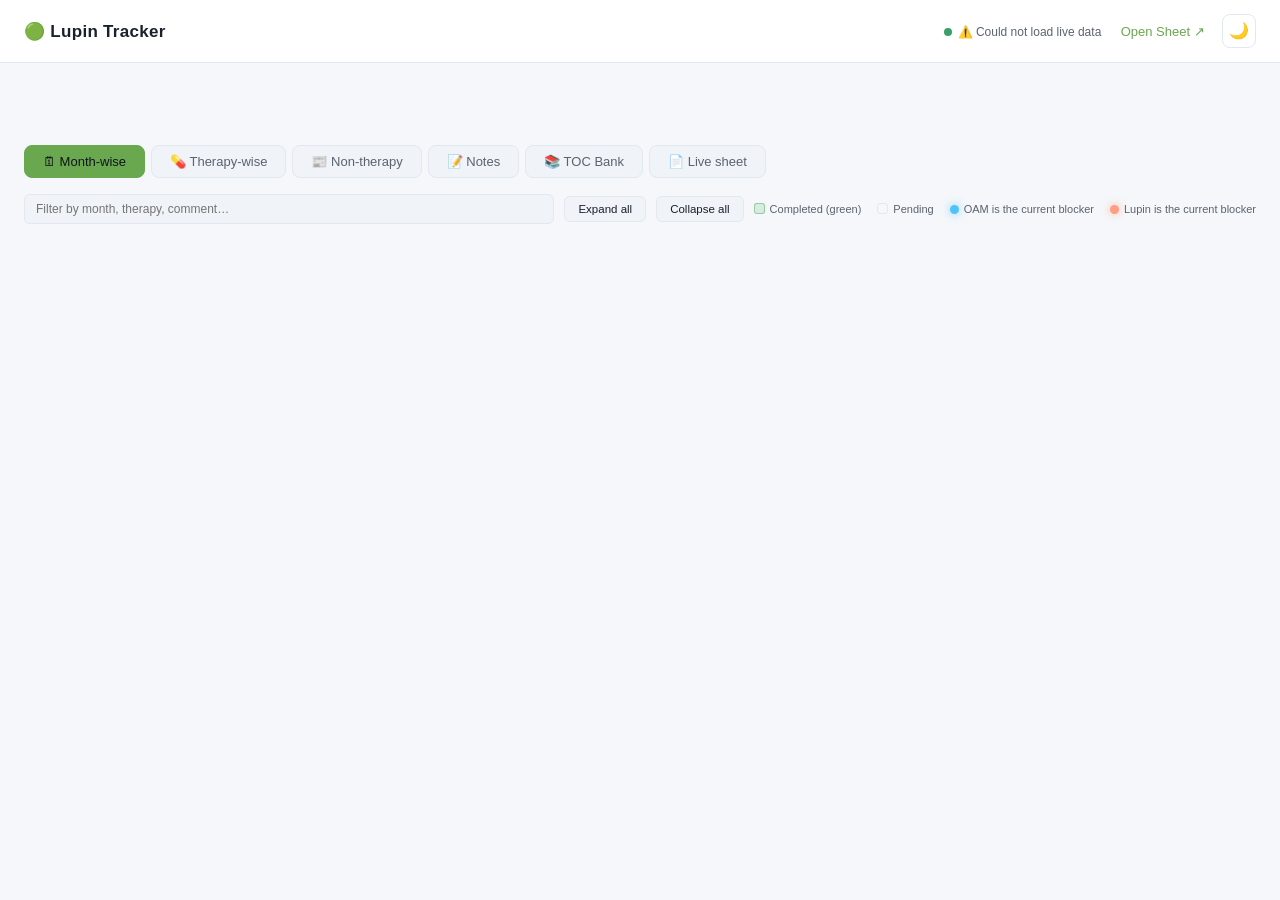
<file: index.html>
<!DOCTYPE html>
<html lang="en">
<head>
<meta charset="utf-8">
<title>Lupin Tracker</title>
<meta name="viewport" content="width=device-width,initial-scale=1">
<!-- GitHub Pages serves this repo from the root; forward visitors to the
     static dashboard that lives in /docs so the bare URL works. -->
<meta http-equiv="refresh" content="0; url=docs/">
<link rel="canonical" href="docs/">
<script>location.replace("docs/" + location.search + location.hash);</script>
<style>
  body{font-family:system-ui,Segoe UI,Roboto,Arial,sans-serif;background:#0f1620;color:#cfe6d6;
       display:flex;min-height:100vh;align-items:center;justify-content:center;margin:0}
  a{color:#43d17a;font-weight:600}
  .b{text-align:center}
  .t{font-size:22px;font-weight:700;color:#fff;margin-bottom:8px}
</style>
</head>
<body>
  <div class="b">
    <div class="t">🟢 Lupin Tracker</div>
    <p>Opening the dashboard… if it doesn't load, <a href="docs/">click here</a>.</p>
  </div>
</body>
</html>
</file>
<file: docs/static/css/dashboard.css>
/* Lupin Tracker dashboard styles.

Sections (Ctrl+F to jump):
  · Themes (dark default + light overrides via [data-theme="light"])
  · Top bar + container
  · KPI strip + owner cards
  · Drilldown modal
  · Stage bars + tabs
  · Collapsible groups + matrix
  · TOC Bank table
  · Toolbar + legend + row blinker
  · Theme toggle button
*/

/* ───────────────── Themes ───────────────── */
:root, html[data-theme="dark"] {
  --bg:#0f1419; --panel:#1a1f29; --panel-2:#232a36; --border:#2d3441;
  --text:#e4e7ed; --text-dim:#8c96a8; --accent:#7cb342;
  --done:#4caf50; --done-soft:rgba(76,175,80,0.16);
  --pending:#3a4250; --warn:#ffb74d; --bad:#ef5350;
  --bucket-text:#a5d6a7;
  --bucket-bg:rgba(124,179,66,.14);
  --bucket-border:rgba(124,179,66,.35);
  --modal-overlay:rgba(0,0,0,.6);
  --shadow:0 4px 20px rgba(0,0,0,0.25);
}
html[data-theme="light"] {
  --bg:#f5f7fa; --panel:#ffffff; --panel-2:#f0f3f7; --border:#e2e8f0;
  --text:#1a202c; --text-dim:#5b6370; --accent:#6aa84f;
  --done:#38a169; --done-soft:rgba(56,161,105,.14);
  --pending:#cbd5e0; --warn:#dd6b20; --bad:#c53030;
  --bucket-text:#2f855a;
  --bucket-bg:rgba(56,161,105,.10);
  --bucket-border:rgba(56,161,105,.35);
  --modal-overlay:rgba(15,20,30,.45);
  --shadow:0 4px 18px rgba(0,0,0,0.07);
}

/* ───────────────── Top bar + container ───────────────── */
*{box-sizing:border-box}
body{margin:0;background:var(--bg);color:var(--text);
  font-family:-apple-system,BlinkMacSystemFont,"Segoe UI",Roboto,Arial,sans-serif;font-size:14px}
.topbar{display:flex;align-items:center;justify-content:space-between;
  padding:14px 24px;background:var(--panel);border-bottom:1px solid var(--border);
  position:sticky;top:0;z-index:10}
.topbar h1{font-size:17px;font-weight:600;margin:0;letter-spacing:.3px}
.topbar .meta{font-size:12px;color:var(--text-dim)}
.topbar a{color:var(--accent);text-decoration:none;margin-left:16px;font-size:13px}
.topbar a:hover{text-decoration:underline}
.container{max-width:1600px;margin:0 auto;padding:24px}
.refresh-dot{display:inline-block;width:8px;height:8px;border-radius:50%;
  background:var(--done);margin-right:6px;animation:pulse 2s infinite}
@keyframes pulse{0%,100%{opacity:1}50%{opacity:.3}}

.banner{background:rgba(255,183,77,.12);border:1px solid rgba(255,183,77,.4);
  color:var(--warn);padding:10px 16px;border-radius:8px;margin-bottom:18px;font-size:12.5px}
.banner.hidden{display:none}

/* ───────────────── KPI strip + owner cards ───────────────── */
.kpi-strip{display:grid;grid-template-columns:repeat(auto-fit,minmax(150px,1fr));
  gap:12px;margin-bottom:22px}
.kpi{background:var(--panel);border:1px solid var(--border);border-radius:10px;
  padding:16px;box-shadow:var(--shadow)}
.kpi .label{font-size:11px;color:var(--text-dim);text-transform:uppercase;letter-spacing:.5px}
.kpi .value{font-size:26px;font-weight:700;margin-top:6px}
.kpi.good .value{color:var(--done)}
.kpi.warn .value{color:var(--warn)}
.kpi.bad .value{color:var(--bad)}

.owner-strip{display:grid;grid-template-columns:repeat(auto-fit,minmax(360px,1fr));
  gap:14px;margin-bottom:14px}
.owner-card{background:var(--panel);border:1px solid var(--border);border-radius:12px;
  padding:16px;box-shadow:var(--shadow);border-left:4px solid var(--owner-hue,var(--accent))}
.oc-head{display:flex;justify-content:space-between;align-items:flex-start;margin-bottom:10px}
.oc-title{font-size:14px;font-weight:700;letter-spacing:.3px}
.oc-sub{font-size:11px;color:var(--text-dim);margin-top:3px}
.oc-pct{font-size:24px;font-weight:700;color:var(--owner-hue,var(--accent))}
.oc-bar{height:6px;background:var(--border);border-radius:3px;overflow:hidden;margin-bottom:12px}
.oc-bar .fill{height:100%;background:var(--owner-hue,var(--accent));transition:width .4s}
.oc-tiles{display:grid;grid-template-columns:1fr 1fr;gap:8px}
.oc-tile{background:var(--panel-2);border:1px solid var(--border);border-radius:8px;
  padding:10px 12px;text-align:left;cursor:pointer;color:var(--text);
  font-family:inherit;transition:transform .1s,border-color .15s,background .15s}
.oc-tile:hover{transform:translateY(-1px);border-color:var(--owner-hue,var(--accent));
  background:rgba(255,255,255,.03)}
.oc-tile.done{border-left:3px solid var(--done)}
.oc-tile.pending{border-left:3px solid var(--warn)}
.oct-label{font-size:11px;color:var(--text-dim);text-transform:uppercase;letter-spacing:.5px}
.oct-value{font-size:22px;font-weight:700;margin-top:4px}
.oc-tile.done .oct-value{color:var(--done)}
.oc-tile.pending .oct-value{color:var(--warn)}

/* ───────────────── Drilldown modal ───────────────── */
.dd-overlay{display:none;position:fixed;inset:0;background:var(--modal-overlay);
  z-index:50;align-items:flex-start;justify-content:center;padding:40px 16px;overflow-y:auto}
.dd-overlay.open{display:flex}
.dd-card{background:var(--panel);border:1px solid var(--border);border-radius:12px;
  width:100%;max-width:980px;box-shadow:0 20px 60px rgba(0,0,0,.5)}
.dd-head{display:flex;justify-content:space-between;align-items:center;
  padding:16px 20px;border-bottom:1px solid var(--border)}
.dd-head #dd-title{font-size:15px;font-weight:600}
.dd-close{background:transparent;border:0;color:var(--text-dim);font-size:20px;cursor:pointer;
  padding:4px 10px;border-radius:6px}
.dd-close:hover{color:var(--bad);background:rgba(239,83,80,.1)}
.dd-body-scroll{padding:14px 20px;max-height:70vh;overflow-y:auto}
.dd-month{margin-bottom:18px}
.dd-month-head{font-size:13px;font-weight:600;color:var(--text);padding:6px 0;
  border-bottom:1px dashed var(--border);margin-bottom:8px;display:flex;align-items:center;gap:10px}
.dd-month-head .dd-count{font-size:11px;color:var(--text-dim);font-weight:400;
  background:var(--panel-2);padding:2px 8px;border-radius:10px}
.dd-table{width:100%;border-collapse:collapse;font-size:12.5px}
.dd-table th,.dd-table td{padding:7px 8px;text-align:left;border-bottom:1px solid var(--border)}
.dd-table th{color:var(--text-dim);font-weight:500;text-transform:uppercase;font-size:10px;letter-spacing:.5px}
.dd-table td.dd-comment{color:var(--text-dim);font-style:italic;max-width:280px;white-space:normal}

/* ───────────────── Stage bars + tabs ───────────────── */
.stagebar-wrap{display:grid;grid-template-columns:repeat(auto-fit,minmax(190px,1fr));
  gap:10px;margin-bottom:22px}
.stagebar{background:var(--panel);border:1px solid var(--border);
  border-radius:8px;padding:12px 14px}
.stagebar .sb-name{font-size:12px;font-weight:600;margin-bottom:8px;
  display:flex;justify-content:space-between}
.stagebar .sb-name span:last-child{color:var(--text-dim);font-weight:400}
.bar{height:7px;background:var(--border);border-radius:4px;overflow:hidden}
.bar .fill{height:100%;background:var(--done);transition:width .4s}

.tabs{display:flex;gap:6px;margin-bottom:16px}
.tab-btn{background:var(--panel-2);border:1px solid var(--border);color:var(--text-dim);
  padding:8px 18px;border-radius:8px;font-size:13px;cursor:pointer;font-weight:500}
.tab-btn.active{background:var(--accent);color:#0f1419;border-color:var(--accent)}
.view{display:none}
.view.active{display:block}

/* ───────────────── Collapsible groups + matrix ───────────────── */
.panel{background:var(--panel);border:1px solid var(--border);border-radius:10px;
  padding:18px;box-shadow:var(--shadow);margin-bottom:18px}
.panel h2{font-size:14px;font-weight:600;margin:0 0 14px;letter-spacing:.3px}

.group{background:var(--panel-2);border:1px solid var(--border);border-radius:10px;
  margin-bottom:14px;overflow:hidden}
.group-head{display:flex;justify-content:space-between;align-items:center;
  padding:13px 18px;cursor:pointer;user-select:none;
  background:rgba(124,179,66,.07);border-left:4px solid var(--accent)}
.group-head:hover{background:rgba(124,179,66,.12)}
.group-head .gh-left{display:flex;align-items:center;gap:12px}
.group-head .caret{transition:transform .2s;color:var(--text-dim);font-size:12px}
.group.open .group-head .caret{transform:rotate(90deg)}
.group-head .gh-title{font-weight:700;font-size:15px}
.group-head .gh-pct{font-size:20px;font-weight:700;color:var(--done)}
.group-head .gh-sub{font-size:11px;color:var(--text-dim);margin-top:2px}
.group-body{display:none;padding:14px 18px}
.group.open .group-body{display:block}
.group-bar{height:6px;background:var(--border);border-radius:3px;overflow:hidden;margin-bottom:14px}
.group-bar .fill{height:100%;background:var(--done);transition:width .4s}

table.matrix{width:100%;border-collapse:collapse;font-size:12.5px}
table.matrix th,table.matrix td{padding:9px 10px;text-align:left;
  border-bottom:1px solid var(--border)}
table.matrix th{color:var(--text-dim);font-weight:500;text-transform:uppercase;
  font-size:10px;letter-spacing:.5px}
table.matrix td.rowname{font-weight:600;color:var(--text);white-space:nowrap}
table.matrix tr:last-child td{border-bottom:0}
.cell{display:inline-flex;align-items:center;justify-content:center;
  min-width:74px;padding:5px 8px;border-radius:6px;font-size:11px;
  border:1px solid var(--border);cursor:pointer;transition:transform .1s}
.cell:hover{transform:translateY(-1px)}
.cell.done{background:var(--done-soft);border-color:var(--bucket-border);
  color:var(--bucket-text);font-weight:600}
.cell.pending{background:transparent;color:var(--text-dim)}
.cell .tick{margin-right:5px;font-size:11px}
.comment{color:var(--text-dim);font-size:11.5px;font-style:italic;
  max-width:280px;white-space:normal}
.pillrow{display:flex;gap:6px;flex-wrap:wrap;margin-top:4px}
.pill{font-size:10px;padding:2px 8px;border-radius:10px;
  background:var(--border);color:var(--text-dim)}
.pill.done{background:var(--done-soft);color:var(--bucket-text)}

.iframe-wrap{position:relative;height:560px;background:#fff;border-radius:6px;overflow:hidden}
.iframe-wrap iframe{width:100%;height:100%;border:0}

/* ───────────────── TOC Bank table ───────────────── */
table.toc-table{width:100%;border-collapse:collapse;font-size:13px;table-layout:fixed}
table.toc-table th,table.toc-table td{padding:10px 10px;text-align:left;
  border-bottom:1px solid var(--border);vertical-align:top;word-break:break-word}
table.toc-table th{color:var(--text-dim);font-weight:500;text-transform:uppercase;
  font-size:10px;letter-spacing:.5px}
table.toc-table tr:last-child td{border-bottom:0}
table.toc-table td.sr{width:46px;color:var(--text-dim);font-family:ui-monospace,Menlo,monospace;font-size:11px}
table.toc-table td.bucket{width:220px}
table.toc-table a.toc-link{color:var(--accent);text-decoration:none;font-weight:500}
table.toc-table a.toc-link:hover{text-decoration:underline}
table.toc-table .toc-sub{display:block;color:var(--text-dim);font-size:11.5px;
  font-style:italic;margin-top:3px}
.bucket-pill{display:inline-block;padding:3px 10px;border-radius:11px;font-size:11px;
  background:var(--bucket-bg);color:var(--bucket-text);border:1px solid var(--bucket-border);
  white-space:normal;line-height:1.3}
.empty-state{padding:40px;text-align:center;color:var(--text-dim);font-size:13px}

/* ───────────────── Toolbar + legend + row blinker ───────────────── */
.toolbar{display:flex;gap:10px;align-items:center;margin-bottom:14px;flex-wrap:wrap}
.toolbar input[type=search]{flex:1;min-width:200px;padding:7px 11px;border-radius:6px;
  border:1px solid var(--border);background:var(--panel-2);color:var(--text);font-size:12px;outline:none}
.toolbar input[type=search]:focus{border-color:var(--accent)}
.btn{background:var(--panel-2);border:1px solid var(--border);color:var(--text);
  padding:6px 13px;border-radius:6px;font-size:11.5px;cursor:pointer}
.btn:hover{background:rgba(124,179,66,.1)}
.legend{font-size:11px;color:var(--text-dim);display:flex;gap:16px;align-items:center;flex-wrap:wrap}
.legend i{width:11px;height:11px;border-radius:3px;display:inline-block;margin-right:5px;vertical-align:-1px}
.legend i.row-blink{border-radius:50%;width:9px;height:9px}

.row-blink-wrap{display:inline-flex;gap:5px;margin-right:8px;vertical-align:middle}
.row-blink{display:inline-block;width:9px;height:9px;border-radius:50%;
  animation:rowpulse 1.3s ease-in-out infinite}
.row-blink.oam{background:#4fc3f7;box-shadow:0 0 8px rgba(79,195,247,.7)}
.row-blink.lupin{background:#ff9e80;box-shadow:0 0 8px rgba(255,158,128,.7)}
@keyframes rowpulse{
  0%,100%{transform:scale(1);opacity:1}
  50%   {transform:scale(.55);opacity:.4}
}

/* ───────────────── Theme toggle button ───────────────── */
.theme-toggle{background:transparent;border:1px solid var(--border);color:var(--text);
  width:34px;height:34px;border-radius:8px;cursor:pointer;font-size:16px;line-height:1;
  margin-left:14px;padding:0;transition:background .15s,border-color .15s}
.theme-toggle:hover{background:var(--panel-2);border-color:var(--accent)}
</file>
